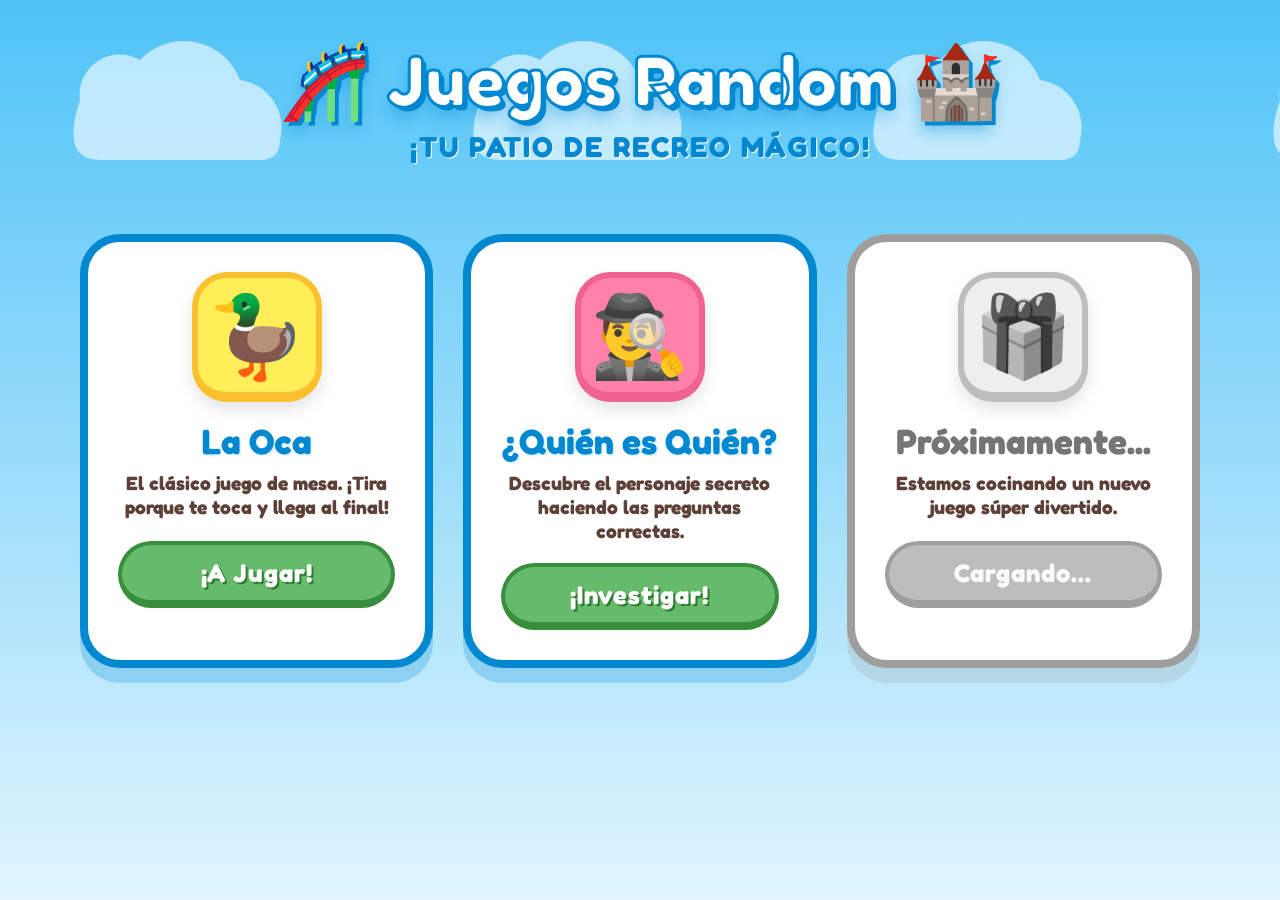
<file: index.html>
<!DOCTYPE html>
<html lang="es">
<head>
    <meta charset="UTF-8">
    <meta name="viewport" content="width=device-width, initial-scale=1.0, maximum-scale=1.0, user-scalable=no, viewport-fit=cover">
    <title>Juegos Random</title>
    <link rel="stylesheet" href="style.css">
    <link href="https://fonts.googleapis.com/css2?family=Fredoka:wght@400;600;800;900&display=swap" rel="stylesheet">
</head>
<body>
    <div class="clouds"></div>

    <div class="container">
        <!-- Encabezado Mágico -->
        <header class="hub-header">
            <h1 class="hub-title">🎢 Juegos Random 🏰</h1>
            <p class="hub-subtitle">¡Tu patio de recreo mágico!</p>
        </header>

        <!-- Catálogo de Juegos -->
        <main class="games-grid">
            
            <!-- TARJETA 1: LA OCA -->
            <a href="oca/index.html" class="game-card">
                <div class="icon-box oca-bg">🦆</div>
                <h2 class="card-title">La Oca</h2>
                <p class="card-desc">El clásico juego de mesa. ¡Tira porque te toca y llega al final!</p>
                <div class="play-btn">¡A Jugar!</div>
            </a>

            <!-- TARJETA 2: QUIEN ES QUIEN -->
            <a href="qeq/index.html" class="game-card">
                <div class="icon-box qeq-bg">🕵️‍♂️</div>
                <h2 class="card-title">¿Quién es Quién?</h2>
                <p class="card-desc">Descubre el personaje secreto haciendo las preguntas correctas.</p>
                <div class="play-btn">¡Investigar!</div>
            </a>

            <!-- TARJETA 3: MUY PRONTO -->
            <div class="game-card soon-card">
                <div class="icon-box soon-bg">🎁</div>
                <h2 class="card-title">Próximamente...</h2>
                <p class="card-desc">Estamos cocinando un nuevo juego súper divertido.</p>
                <div class="play-btn">Cargando...</div>
            </div>

        </main>
    </div>

</body>
</html>
</file>
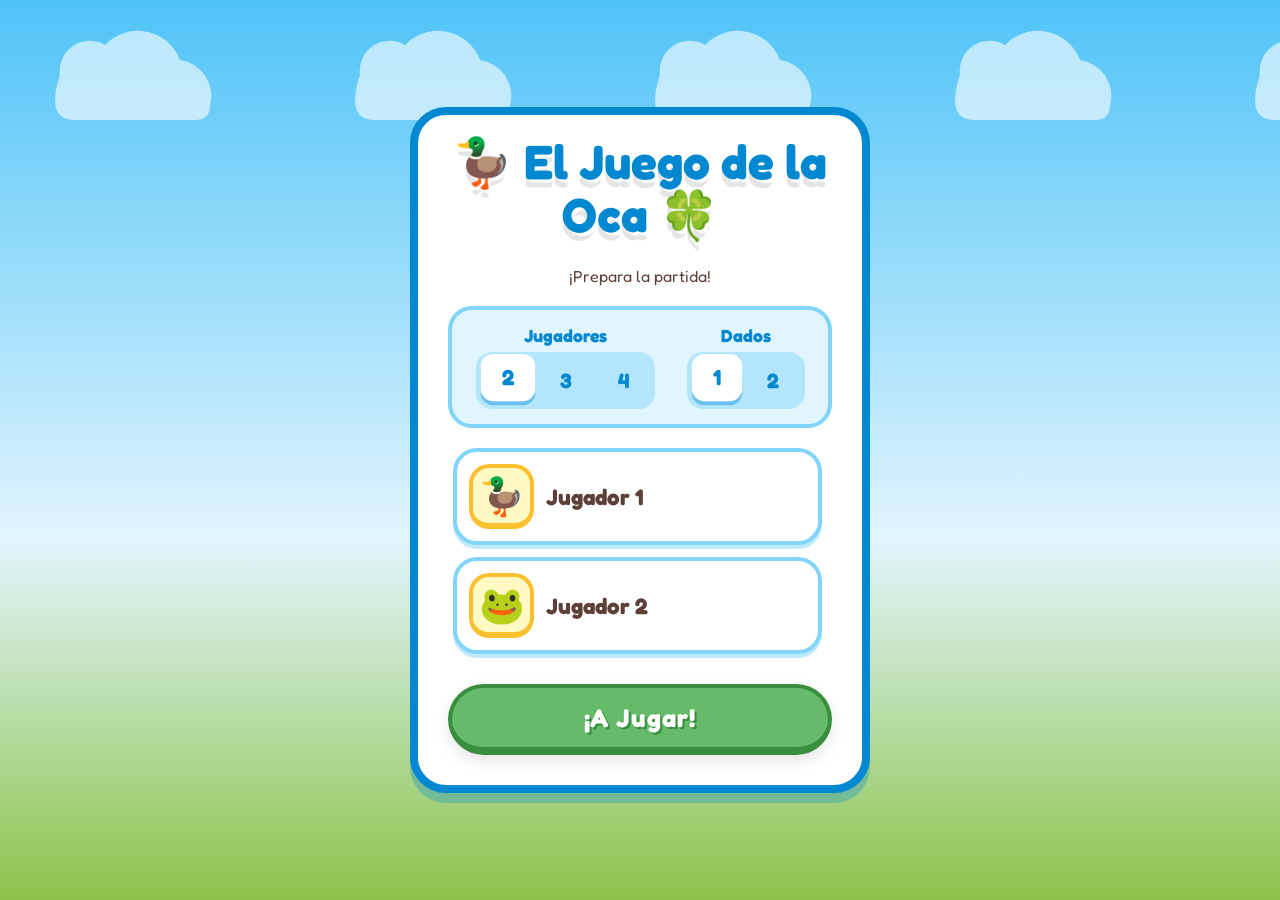
<file: oca/index.html>
<!DOCTYPE html>
<html lang="es">
<head>
    <meta charset="UTF-8">
    <meta name="viewport" content="width=device-width, initial-scale=1.0, maximum-scale=1.0, user-scalable=no, viewport-fit=cover">
    <title>Juego de la Oca</title>
    <link rel="stylesheet" href="style.css">
    <link href="https://fonts.googleapis.com/css2?family=Fredoka:wght@400;600;700&display=swap" rel="stylesheet">
</head>
<body>
    <div class="sky-background"></div>
    <div class="clouds"></div>

    <!-- Setup Screen Modal -->
    <div id="setup-screen" class="screen active">
        <div class="setup-container wooden-board">
            <h1 class="game-title">🦆 El Juego de la Oca 🍀</h1>
            <p class="subtitle">¡Prepara la partida!</p>
            
            <div class="config-row">
                <div class="config-column">
                    <label>Jugadores</label>
                    <div class="toggle-group" id="players-toggle">
                        <button class="toggle-btn selected" data-value="2">2</button>
                        <button class="toggle-btn" data-value="3">3</button>
                        <button class="toggle-btn" data-value="4">4</button>
                    </div>
                </div>

                <div class="config-column">
                    <label>Dados</label>
                    <div class="toggle-group" id="dice-toggle">
                        <button class="toggle-btn selected" data-value="1">1</button>
                        <button class="toggle-btn" data-value="2">2</button>
                    </div>
                </div>
            </div>

            <div id="players-forms" class="players-list">
                <!-- Inyectado por Javascript -->
            </div>

            <button id="start-btn" class="primary-btn green-btn">¡A Jugar!</button>
        </div>
    </div>

    <!-- Game Screen -->
    <div id="game-screen" class="screen">
        <div class="top-bar">
            <h2>🦆 LA OCA</h2>
            <button id="restart-game-btn" class="icon-btn red-btn" title="Volver al Menú">✖</button>
        </div>

        <div class="canvas-container">
            <canvas id="board-canvas"></canvas>
            
            <!-- Superposición de dados animada -->
            <div id="dice-overlay" class="overlay hidden">
                <div class="dice-container wooden-board">
                    <div class="dice-wrapper">
                        <div id="dice-1" class="dice">🎲</div>
                        <div id="dice-2" class="dice hidden">🎲</div>
                    </div>
                </div>
            </div>

            <!-- Interfaz de mensajes dentro del tablero -->
            <div id="message-overlay" class="overlay hidden">
                <div class="message-box wooden-board">
                    <h3 id="message-title">¡Zas!</h3>
                    <p id="message-desc">Mensaje de turno.</p>
                </div>
            </div>
        </div>

        <!-- Panel de Control 'Pass & Play' -->
        <div id="bottom-bar" class="bottom-bar">
            <div class="turn-info wooden-board">
                <div class="player-badge">
                    <div id="current-player-avatar" class="avatar-box">
                        <span id="current-player-skin">🦆</span>
                    </div>
                    <div class="player-meta">
                        <span class="turn-label">TURNO DE:</span>
                        <span id="current-player-name" class="name-label">Jugador 1</span>
                    </div>
                </div>
            </div>
            
            <button id="roll-btn" class="action-btn">
                <span class="btn-text">TIRAR</span>
            </button>
        </div>
    </div>

    <script src="app.js"></script>
</body>
</html>
</file>
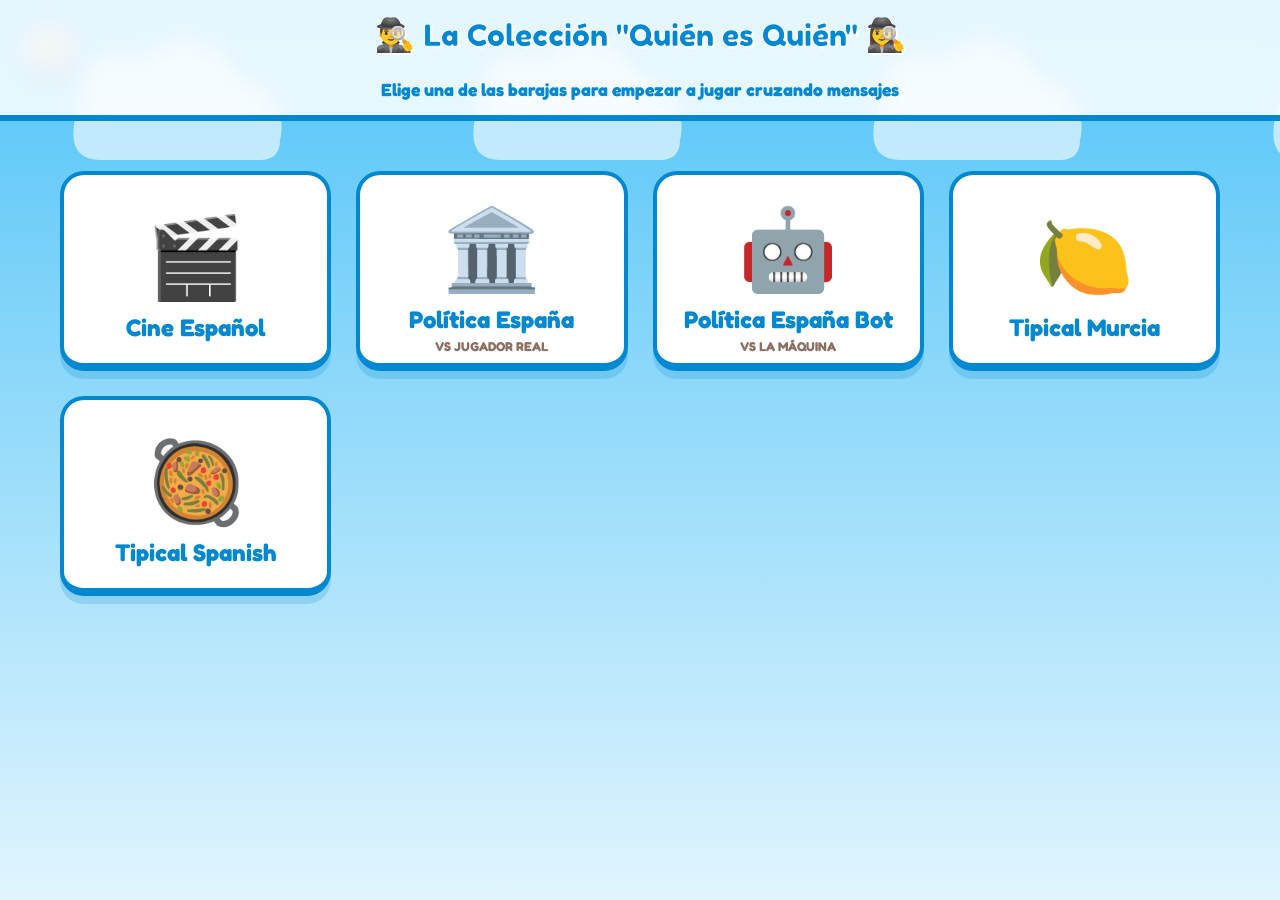
<file: qeq/index.html>
<!DOCTYPE html>
<html lang="es">
<head>
    <meta charset="UTF-8">
    <meta name="viewport" content="width=device-width, initial-scale=1.0, maximum-scale=1.0, user-scalable=no">
    <title>Saga: ¿Quién es Quién?</title>
    <link href="https://fonts.googleapis.com/css2?family=Fredoka:wght@400;600;800;900&display=swap" rel="stylesheet">
    <link rel="stylesheet" href="style.css">
    <style>
        .games-grid {
            margin-top: 50px;
            display: grid;
            grid-template-columns: repeat(auto-fit, minmax(250px, 1fr));
            gap: 25px;
            max-width: 1200px;
            width: 100%;
            padding: 0 20px;
        }

        .hub-card {
            text-decoration: none;
            display: flex;
            flex-direction: column;
            align-items: center;
        }

        .hub-card:hover {
            transform: translateY(-10px);
        }

        .hub-card .card-emoji { font-size: 5rem; padding-bottom: 0; }
        .hub-card h3 { font-size: 1.5rem; margin-top: 10px; color: var(--border-bubbly); text-shadow: 2px 2px 0 #FFF; }
        
        .main-container {
            display: flex;
            flex-direction: column;
            align-items: center;
            height: 100%;
            overflow-y: auto;
            padding-bottom: 50px;
        }

        .back-btn {
            position: absolute;
            top: 20px; left: 20px;
            font-size: 2rem;
            text-decoration: none;
            background: #FFF; border-radius: 50%;
            width: 60px; height: 60px; display: flex; justify-content: center; align-items: center;
            border: 4px solid var(--border-bubbly); border-bottom-width: 6px;
            box-shadow: 0 5px 0 rgba(0,0,0,0.1);
        }
        .back-btn:active { transform: translateY(4px); border-bottom-width: 4px; }

        header { justify-content: center; width: 100%; }
        header p { margin-top: 5px; }
    </style>
</head>
<body>

    <a href="../index.html" class="back-btn">⬅️</a>

    <div class="main-container">
        
        <header style="flex-direction: column;">
            <h1>🕵️‍♂️ La Colección "Quién es Quién" 🕵️‍♀️</h1>
            <p>Elige una de las barajas para empezar a jugar cruzando mensajes</p>
        </header>

        <main class="games-grid">
            
            <a href="quienEsQuienCineEspañol.html" class="card hub-card">
                <div class="card-emoji">🎬</div>
                <h3>Cine Español</h3>
            </a>

            <a href="quienEsQuienPoliticaEspañola.html" class="card hub-card">
                <div class="card-emoji">🏛️</div>
                <h3>Política España</h3>
                <p style="font-size: 0.8rem">vs Jugador Real</p>
            </a>

            <a href="quienEsQuienPoliticaEspañolaBot.html" class="card hub-card">
                <div class="card-emoji">🤖</div>
                <h3>Política España Bot</h3>
                <p style="font-size: 0.8rem">vs La Máquina</p>
            </a>

            <a href="quienEsQuienTipicalMurcia.html" class="card hub-card">
                <div class="card-emoji">🍋</div>
                <h3>Tipical Murcia</h3>
            </a>

            <a href="quienEsQuienTipicalSpanish.html" class="card hub-card">
                <div class="card-emoji">🥘</div>
                <h3>Tipical Spanish</h3>
            </a>

        </main>
    </div>

</body>
</html>
</file>
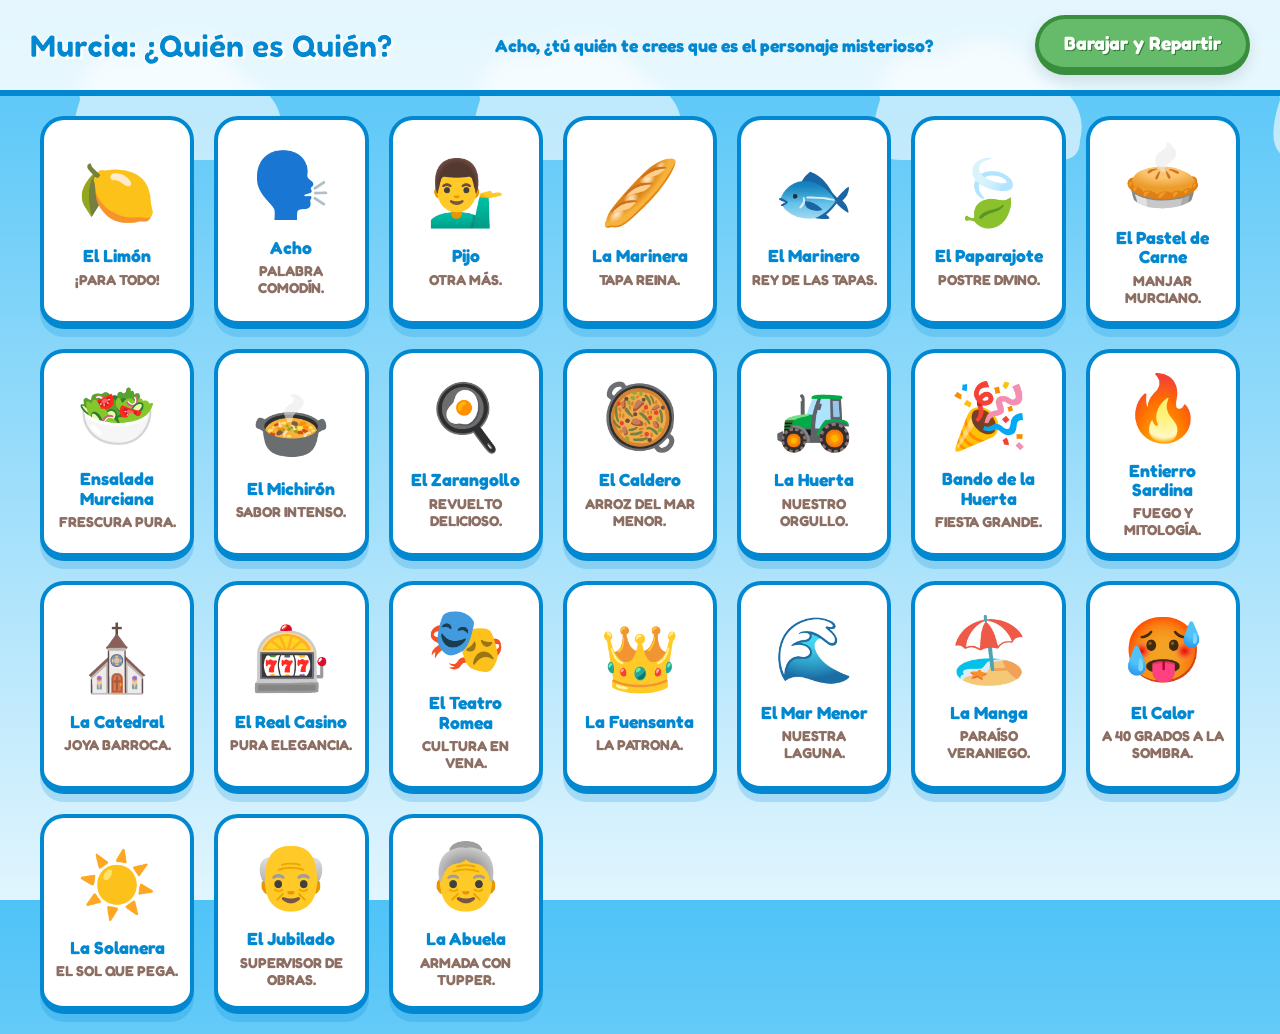
<file: qeq/quienEsQuienTipicalMurcia.html>
﻿<!DOCTYPE html>
<html lang="es">
<head>
    <meta charset="UTF-8">
    <meta name="viewport" content="width=device-width, initial-scale=1.0">
    <title>Murcia: ¿Quién es Quién? - Edición Costumbrista</title>
    <link href="https://fonts.googleapis.com/css2?family=Fredoka:wght@400;600;800;900&display=swap" rel="stylesheet">
<link rel="stylesheet" href="style.css">
</head>
<body>

<header>
    <h1>Murcia: ¿Quién es Quién?</h1>
    <p>Acho, ¿tú quién te crees que es el personaje misterioso?</p>
    <div class="controls">
        <button class="btn" onclick="resetGame()">Barajar y Repartir</button>
    </div>
</header>

<main>
    <div class="board" id="gameBoard"></div>
</main>

<footer>
    <p>Desarrollado con rigor académico, ironía y mucho limón en la Región de Murcia.</p>
</footer>

<script>
    // Se han asignado emojis específicos para darle riqueza visual inmediata
    const characters = [
        { name: 'El Limón', desc: '¡Para todo!', emoji: '🍋' },
        { name: 'Acho', desc: 'Palabra comodín.', emoji: '🗣️' },
        { name: 'Pijo', desc: 'Otra más.', emoji: '💁‍♂️' },
        { name: 'La Marinera', desc: 'Tapa reina.', emoji: '🥖' },
        { name: 'El Marinero', desc: 'Rey de las tapas.', emoji: '🐟' },
        { name: 'El Paparajote', desc: 'Postre divino.', emoji: '🍃' },
        { name: 'El Pastel de Carne', desc: 'Manjar murciano.', emoji: '🥧' },
        { name: 'Ensalada Murciana', desc: 'Frescura pura.', emoji: '🥗' },
        { name: 'El Michirón', desc: 'Sabor intenso.', emoji: '🍲' },
        { name: 'El Zarangollo', desc: 'Revuelto delicioso.', emoji: '🍳' },
        { name: 'El Caldero', desc: 'Arroz del Mar Menor.', emoji: '🥘' },
        { name: 'La Huerta', desc: 'Nuestro orgullo.', emoji: '🚜' },
        { name: 'Bando de la Huerta', desc: 'Fiesta grande.', emoji: '🎉' },
        { name: 'Entierro Sardina', desc: 'Fuego y mitología.', emoji: '🔥' },
        { name: 'La Catedral', desc: 'Joya barroca.', emoji: '⛪' },
        { name: 'El Real Casino', desc: 'Pura elegancia.', emoji: '🎰' },
        { name: 'El Teatro Romea', desc: 'Cultura en vena.', emoji: '🎭' },
        { name: 'La Fuensanta', desc: 'La patrona.', emoji: '👑' },
        { name: 'El Mar Menor', desc: 'Nuestra laguna.', emoji: '🌊' },
        { name: 'La Manga', desc: 'Paraíso veraniego.', emoji: '🏖️' },
        { name: 'El Calor', desc: 'A 40 grados a la sombra.', emoji: '🥵' },
        { name: 'La Solanera', desc: 'El sol que pega.', emoji: '☀️' },
        { name: 'El Jubilado', desc: 'Supervisor de obras.', emoji: '👴' },
        { name: 'La Abuela', desc: 'Armada con tupper.', emoji: '👵' }
    ];

    let secretCharacter = null;

    function createCard(character) {
        const card = document.createElement('div');
        card.className = 'card';
        // Interacción: al hacer clic, alterna la clase para "tumbar" o "levantar" la carta
        card.onclick = () => card.classList.toggle('eliminated');

        const emojiContainer = document.createElement('div');
        emojiContainer.className = 'card-emoji';
        emojiContainer.innerText = character.emoji;
        
        const content = document.createElement('div');
        content.className = 'card-content';

        const name = document.createElement('div');
        name.className = 'card-name';
        name.innerText = character.name;

        const desc = document.createElement('div');
        desc.className = 'card-desc';
        desc.innerText = character.desc;

        content.appendChild(name);
        content.appendChild(desc);
        
        card.appendChild(emojiContainer);
        card.appendChild(content);

        return card;
    }

    function renderBoard() {
        const board = document.getElementById('gameBoard');
        board.innerHTML = '';
        
        // Pequeño truco para que las cartas aparezcan con un efecto de cascada
        characters.forEach((character, index) => {
            const card = createCard(character);
            card.style.animationDelay = `${index * 0.03}s`;
            board.appendChild(card);
        });
    }

    function resetGame() {
        // Selecciona un personaje al azar de la matriz
        secretCharacter = characters[Math.floor(Math.random() * characters.length)];
        renderBoard();
        
        // Console log para depurar como un buen dev
        console.log('🤫 El personaje secreto seleccionado es:', secretCharacter.name);
    }

    // Inicializar el juego al cargar
    document.addEventListener('DOMContentLoaded', resetGame);
</script>

</body>
</html>
</file>
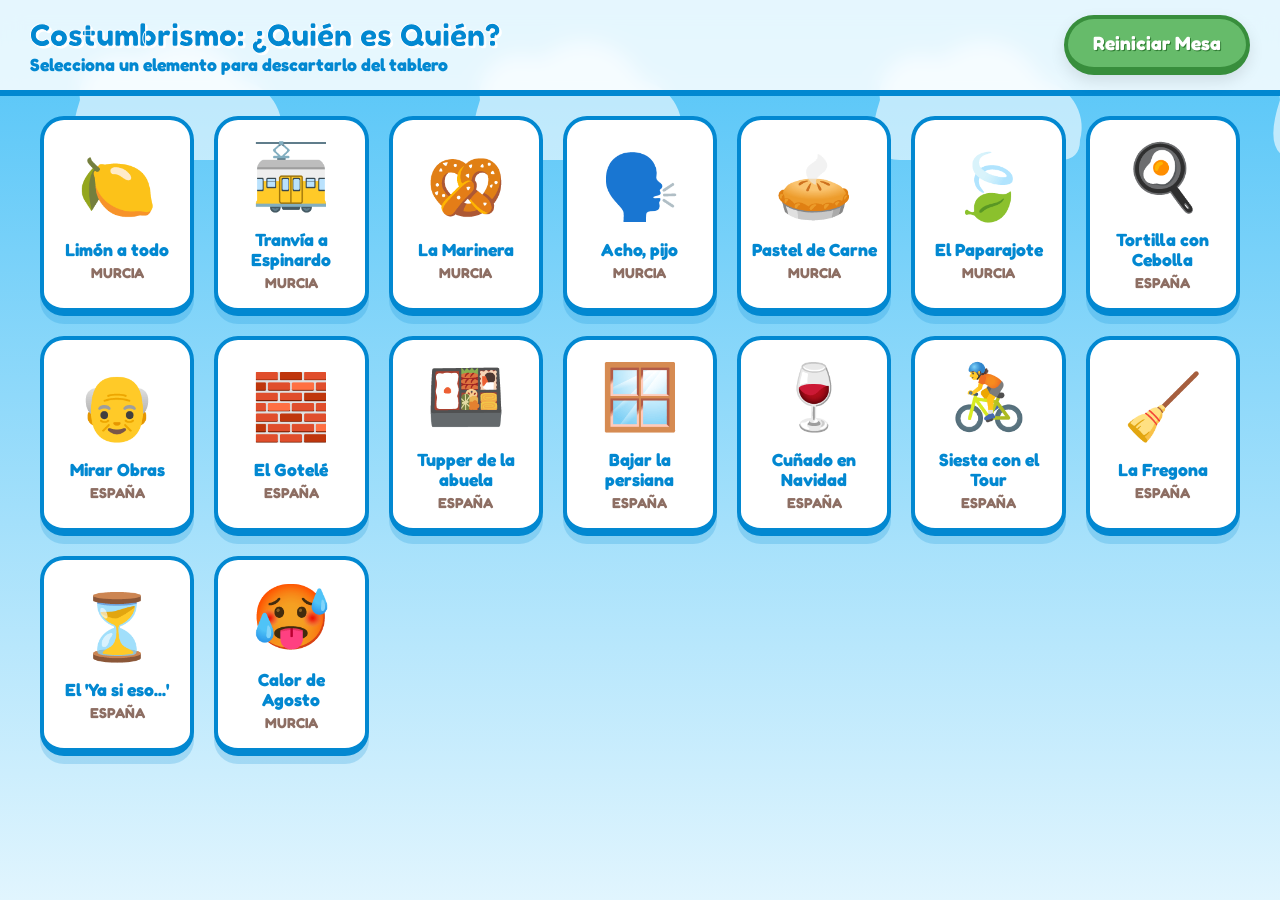
<file: qeq/quienEsQuienTipicalSpanish.html>
﻿<!DOCTYPE html>
<html lang="es">
<head>
    <meta charset="UTF-8">
    <meta name="viewport" content="width=device-width, initial-scale=1.0">
    <title>Costumbrismo: ¿Quién es Quién?</title>
    <link href="https://fonts.googleapis.com/css2?family=Fredoka:wght@400;600;800;900&display=swap" rel="stylesheet">
<link rel="stylesheet" href="style.css">
</head>
<body>

    <header>
        <div class="logo-area">
            <h1>Costumbrismo: ¿Quién es Quién?</h1>
            <p>Selecciona un elemento para descartarlo del tablero</p>
        </div>
        <button class="reset-btn" onclick="initGame()">Reiniciar Mesa</button>
    </header>

    <main class="board-container" id="board"></main>

    <script>
        const elementos = [
            { id: 1, titulo: "Limón a todo", categoria: "Murcia", icono: "🍋" },
            { id: 2, titulo: "Tranvía a Espinardo", categoria: "Murcia", icono: "🚋" },
            { id: 3, titulo: "La Marinera", categoria: "Murcia", icono: "🥨" },
            { id: 4, titulo: "Acho, pijo", categoria: "Murcia", icono: "🗣️" },
            { id: 5, titulo: "Pastel de Carne", categoria: "Murcia", icono: "🥧" },
            { id: 6, titulo: "El Paparajote", categoria: "Murcia", icono: "🍃" },
            { id: 7, titulo: "Tortilla con Cebolla", categoria: "España", icono: "🍳" },
            { id: 8, titulo: "Mirar Obras", categoria: "España", icono: "👴" },
            { id: 9, titulo: "El Gotelé", categoria: "España", icono: "🧱" },
            { id: 10, titulo: "Tupper de la abuela", categoria: "España", icono: "🍱" },
            { id: 11, titulo: "Bajar la persiana", categoria: "España", icono: "🪟" },
            { id: 12, titulo: "Cuñado en Navidad", categoria: "España", icono: "🍷" },
            { id: 13, titulo: "Siesta con el Tour", categoria: "España", icono: "🚴" },
            { id: 14, titulo: "La Fregona", categoria: "España", icono: "🧹" },
            { id: 15, titulo: "El 'Ya si eso...'", categoria: "España", icono: "⏳" },
            { id: 16, titulo: "Calor de Agosto", categoria: "Murcia", icono: "🥵" }
        ];

        let estadoJuego = [];

        function initGame() {
            estadoJuego = elementos.map(e => ({ ...e, descartada: false }));
            renderBoard();
        }

        function renderBoard() {
            const board = document.getElementById('board');
            board.innerHTML = ''; 

            estadoJuego.forEach((item, index) => {
                const card = document.createElement('div');
                card.className = `card ${item.descartada ? 'discarded' : ''}`;
                card.style.animationDelay = `${index * 0.05}s`;
                card.onclick = () => toggleDiscard(item.id);

                card.innerHTML = `
                    <div class="card-emoji-wrapper">${item.icono}</div>
                    <div class="card-info">
                        <h3>${item.titulo}</h3>
                        <p>${item.categoria}</p>
                    </div>
                `;
                board.appendChild(card);
            });
        }

        function toggleDiscard(id) {
            estadoJuego = estadoJuego.map(item => 
                item.id === id ? { ...item, descartada: !item.descartada } : item
            );
            renderBoard(); 
        }

        window.onload = initGame;
    </script>
</body>
</html>
</file>
<file: style.css>
:root {
  /* Bubbly Fun Palette */
  --bg-sky: #4fc3f7;
  --bg-sky-light: #e1f5fe;
  
  --p-rojo: #FF5252;
  --p-azul: #29B6F6;
  --p-verde: #66BB6A;
  --p-amarillo: #FFEE58;
  --p-rosa: #FF80AB;
  --p-purpura: #b388ff;

  --border-bubbly: #0288D1;
  --text-main: #4E342E;
}

* { box-sizing: border-box; margin: 0; padding: 0; -webkit-tap-highlight-color: transparent; }

html, body {
  width: 100%; height: 100vh; height: 100dvh; 
  font-family: 'Fredoka', cursive, sans-serif;
  background: linear-gradient(180deg, var(--bg-sky) 0%, var(--bg-sky-light) 100%);
  color: var(--text-main);
  overflow-x: hidden;
  overscroll-behavior: none;
}

/* Beautiful seamless clouds */
.clouds {
  position: fixed; top: 0; left: 0; width: 400%; height: 50%;
  background: transparent url('data:image/svg+xml;utf8,<svg xmlns="http://www.w3.org/2000/svg" viewBox="0 0 100 50" opacity="0.6"><path d="M 20 25 a 10 10 0 0 1 15 -10 a 15 15 0 0 1 25 5 a 12 12 0 0 1 10 15 q 0 5 -5 5 h -40 q -10 0 -5 -15" fill="white"/></svg>') repeat-x;
  background-size: auto 200px;
  animation: floatClouds 90s linear infinite;
  z-index: 1; pointer-events: none;
}

@keyframes floatClouds {
  0% { transform: translateX(0); }
  100% { transform: translateX(-50%); }
}

/* Base Layout */
.container {
  display: flex; flex-direction: column; align-items: center; justify-content: flex-start;
  min-height: 100%; padding: 40px 20px;
  position: relative; z-index: 10;
  max-width: 1200px; margin: 0 auto;
}

/* Main Hub Logo */
.hub-header {
  text-align: center; margin-bottom: 50px;
  animation: bounceIn 0.8s cubic-bezier(0.175, 0.885, 0.32, 1.275);
}

.hub-title {
  font-size: 4.5rem; color: #FFF;
  -webkit-text-stroke: 3px var(--border-bubbly);
  text-shadow: 4px 4px 0 var(--border-bubbly), 0 10px 15px rgba(2, 136, 209, 0.4);
  line-height: 1.1; margin-bottom: 10px;
}

.hub-subtitle {
  font-size: 1.8rem; color: #0288D1; font-weight: 800; text-transform: uppercase;
  letter-spacing: 2px; text-shadow: 1px 1px 0 #FFF;
}

/* Game Grid */
.games-grid {
  display: grid; grid-template-columns: repeat(auto-fit, minmax(280px, 1fr));
  gap: 30px; width: 100%; padding: 20px;
}

/* Individual Game Card */
.game-card {
  background-color: #FFFFFF; border: 8px solid var(--border-bubbly);
  border-radius: 40px; text-decoration: none; display: flex; flex-direction: column;
  align-items: center; padding: 30px; box-shadow: 0 15px 0 rgba(2, 136, 209, 0.25);
  transition: all 0.3s cubic-bezier(0.175, 0.885, 0.32, 1.275);
  animation: popUp 0.6s cubic-bezier(0.175, 0.885, 0.32, 1.275) backwards;
}

.game-card:nth-child(1) { animation-delay: 0.1s; }
.game-card:nth-child(2) { animation-delay: 0.2s; }
.game-card:nth-child(3) { animation-delay: 0.3s; }

.game-card:hover {
  transform: translateY(-15px) scale(1.05);
  box-shadow: 0 20px 0 rgba(2, 136, 209, 0.2), 0 30px 40px rgba(0,0,0,0.15);
}

.game-card:active {
  transform: translateY(5px) scale(0.98);
  box-shadow: 0 5px 0 rgba(2, 136, 209, 0.4);
}

/* Card Icons */
.icon-box {
  width: 130px; height: 130px; border-radius: 35px;
  display: flex; justify-content: center; align-items: center;
  font-size: 5rem; border: 6px solid #FFF; border-bottom-width: 10px;
  box-shadow: 0 8px 15px rgba(0,0,0,0.1); margin-bottom: 20px;
}
.icon-box.oca-bg { background-color: var(--p-amarillo); border-color: #FBC02D; }
.icon-box.qeq-bg { background-color: var(--p-rosa); border-color: #F06292; }
.icon-box.soon-bg { background-color: #EEEEEE; border-color: #BDBDBD; filter: grayscale(1); }

/* Card Content */
.card-title {
  font-size: 2.2rem; color: var(--border-bubbly); font-weight: 900;
  text-align: center; margin-bottom: 10px; line-height: 1.1;
  text-shadow: 2px 2px 0 #E1F5FE;
}

.card-desc {
  font-size: 1.2rem; color: #5D4037; font-weight: 700;
  text-align: center; margin-bottom: 20px; min-height: 50px;
}

/* Jugar Button */
.play-btn {
  background: var(--p-verde); border: 4px solid #388E3C; border-bottom-width: 8px;
  border-radius: 50px; color: white; font-family: inherit; font-size: 1.6rem; font-weight: 800;
  padding: 12px 30px; display: inline-block; width: 100%; text-align: center;
  letter-spacing: 1px; text-shadow: 2px 2px 0 #2E7D32; transition: all 0.1s;
}

/* Styling for "Soon" card */
.game-card.soon-card {
  border-color: #9E9E9E; box-shadow: 0 15px 0 rgba(158, 158, 158, 0.25);
  cursor: default; pointer-events: none;
}
.game-card.soon-card .card-title { color: #757575; text-shadow: none; }
.game-card.soon-card .play-btn { background: #BDBDBD; border-color: #9E9E9E; text-shadow: none; color: #FAFAFA; }


/* Animations */
@keyframes bounceIn {
  0% { transform: scale(0.5) translateY(-50px); opacity: 0; }
  60% { transform: scale(1.1); opacity: 1; }
  100% { transform: scale(1) translateY(0); opacity: 1; }
}

@keyframes popUp {
  0% { transform: scale(0.6) translateY(60px); opacity: 0; }
  60% { transform: scale(1.05); opacity: 1; }
  100% { transform: scale(1) translateY(0); opacity: 1; }
}

/* Responsive tweaks */
@media (max-width: 600px) {
  .hub-title { font-size: 3rem; -webkit-text-stroke: 2px var(--border-bubbly); }
  .hub-subtitle { font-size: 1.2rem; }
  .games-grid { grid-template-columns: 1fr; padding: 10px; }
  .icon-box { width: 110px; height: 110px; font-size: 4rem; }
}
</file>
<file: oca/style.css>
:root {
  /* Ultra Friendly & Childish Palette */
  --bg-sky: #4fc3f7;
  --bg-sky-light: #e1f5fe;
  --grass: #8bc34a;
  
  --p-rojo: #FF5252;
  --p-azul: #29B6F6;
  --p-verde: #66BB6A;
  --p-amarillo: #FFEE58;
  --p-rosa: #FF80AB;

  --border-bubbly: #0288D1;
  --text-main: #5D4037; /* Soft friendly brown */
  --text-light: #FFFFFF;
}

* {
  box-sizing: border-box;
  margin: 0;
  padding: 0;
  -webkit-tap-highlight-color: transparent;
}

html, body {
  width: 100%;
  height: 100vh;
  height: 100dvh;
  font-family: 'Fredoka', cursive, sans-serif;
  background: linear-gradient(180deg, var(--bg-sky) 0%, var(--bg-sky-light) 60%, var(--grass) 100%);
  color: var(--text-main);
  overflow: hidden;
  overscroll-behavior: none;
}

/* Bubbly Animated Clouds */
.sky-background { display: none; }
.clouds {
  position: absolute; top: 0; left: 0; width: 400%; height: 50%;
  background: transparent url('data:image/svg+xml;utf8,<svg xmlns="http://www.w3.org/2000/svg" viewBox="0 0 100 50" opacity="0.6"><path d="M 20 25 a 10 10 0 0 1 15 -10 a 15 15 0 0 1 25 5 a 12 12 0 0 1 10 15 q 0 5 -5 5 h -40 q -10 0 -5 -15" fill="white"/></svg>') repeat-x;
  background-size: auto 150px;
  animation: floatClouds 60s linear infinite;
  z-index: 1; pointer-events: none;
}

@keyframes floatClouds {
  0% { transform: translateX(0); }
  100% { transform: translateX(-50%); }
}

.screen {
  position: absolute; top: 0; left: 0; width: 100vw; height: 100%;
  display: flex; flex-direction: column; opacity: 0; pointer-events: none;
  transition: opacity 0.4s ease; z-index: 10;
}
.screen.active { opacity: 1; pointer-events: all; z-index: 20; }

/* ==================================
   BUBBLY CUTE PANELS
   ================================== */
.wooden-board, .message-box, .dice-container {
  background-color: #FFFFFF;
  border: 8px solid var(--border-bubbly);
  border-radius: 36px;
  box-shadow: 0 10px 0 rgba(2, 136, 209, 0.3);
  position: relative;
  z-index: 5;
}

/* Cute pill shaped buttons */
.primary-btn {
  background: var(--p-verde);
  border: 4px solid #388E3C; border-bottom-width: 8px;
  border-radius: 50px; /* Fully rounded pill */
  color: white; font-family: inherit; font-size: 1.6rem; font-weight: 700;
  padding: 14px 40px; cursor: pointer;
  box-shadow: 0 6px 15px rgba(0,0,0,0.1); transition: all 0.1s; position: relative; top: 0;
  letter-spacing: 1px; text-shadow: 2px 2px 0 #388E3C;
}
.primary-btn:active { top: 4px; border-bottom-width: 4px; }
.green-btn { background: #66BB6A; } 

.icon-btn {
  width: 44px; height: 44px; border-radius: 50%; display: flex; justify-content: center; align-items: center;
  font-size: 1.4rem; color: white; background: #FF5252;
  border: 4px solid #D32F2F; border-bottom-width: 6px; cursor: pointer; font-family: inherit; font-weight: bold;
}
.icon-btn:active { transform: translateY(3px); border-bottom-width: 3px; }

/* ==================================
   SETUP SCREEN 
   ================================== */
#setup-screen { justify-content: center; align-items: center; padding: 20px; z-index: 100; }

.setup-container {
  width: 100%; max-width: 460px; padding: 30px; display: flex; flex-direction: column; gap: 20px; text-align: center;
}

.game-title {
  font-size: 3rem; color: var(--border-bubbly);
  text-shadow: 3px 3px 0 #FFF, 0px 8px 0 rgba(0,0,0,0.1);
  line-height: 1.1; margin-top: -10px; margin-bottom: 5px;
}

.config-row {
  display: flex; justify-content: space-around; background: #E1F5FE; border-radius: 24px; padding: 15px; gap: 15px; border: 4px solid #81D4FA;
}
.config-column { display: flex; flex-direction: column; gap: 6px; font-weight: 700; color: var(--border-bubbly); font-size: 1.1rem; }

.toggle-group { display: flex; background: #B3E5FC; border-radius: 16px; padding: 6px; gap: 6px; }

.toggle-btn {
  background: transparent; border: none; font-family: inherit; font-weight: 700;
  font-size: 1.3rem; padding: 10px 20px; border-radius: 12px; cursor: pointer;
  color: #0288D1; transition: all 0.2s cubic-bezier(0.175, 0.885, 0.32, 1.275);
}
.toggle-btn.selected {
  background: #FFF; color: var(--border-bubbly);
  box-shadow: 0 4px 0 rgba(2, 136, 209, 0.4); transform: translateY(-3px) scale(1.05);
}

.players-list { display: flex; flex-direction: column; gap: 12px; max-height: 45vh; overflow-y: auto; padding: 0 10px 10px 5px; }

.player-form-row {
  display: flex; align-items: center; gap: 12px; background: #FFF; padding: 12px; border-radius: 24px;
  border: 4px solid #81D4FA; box-shadow: 0 4px 0 rgba(129, 212, 250, 0.5);
}

.skin-selector {
  width: 65px; height: 65px; border-radius: 20px; background: #FFF9C4;
  border: 4px solid #FBC02D; border-bottom-width: 6px; font-size: 2.3rem;
  display: flex; justify-content: center; align-items: center; cursor: pointer; user-select: none;
}
.skin-selector:active { transform: translateY(3px); border-bottom-width: 3px; }

.name-input {
  flex: 1; background: transparent; border: none; font-family: inherit;
  font-size: 1.4rem; font-weight: 700; color: var(--text-main); outline: none;
}
.name-input::placeholder { color: #BCAAA4; font-weight: 400; }

/* ==================================
   GAME SCREEN 
   ================================== */
#game-screen { flex-direction: column; z-index: 50; }

.top-bar {
  flex: 0 0 70px; padding: 0 20px; display: flex; justify-content: space-between; align-items: center;
  background: rgba(255, 255, 255, 0.8); backdrop-filter: blur(8px);
  border-bottom: 6px solid var(--border-bubbly); z-index: 50;
}

.top-bar h2 {
  color: var(--border-bubbly); font-size: 1.8rem; font-weight: 700;
  text-shadow: 2px 2px 0 #FFF; letter-spacing: 1px;
}

.canvas-container {
  flex: 1; display: flex; justify-content: center; align-items: center;
  width: 100%; padding: 15px; overflow: hidden;
}

#board-canvas {
  aspect-ratio: 1 / 1; max-width: 100%; max-height: 100%;
  background-color: transparent; /* Seamless floating */
  /* Remove heavy dark borders, add super cute soft bubble padding */
  border: 8px solid rgba(255,255,255,0.7);
  border-radius: 50px;
  box-shadow: 0 15px 30px rgba(0,0,0,0.1), inset 0 0 20px rgba(255,255,255,0.5);
  display: block;
}

/* OVERLAYS */
.overlay { position: absolute; top: 0; left: 0; width: 100%; height: 100%; display: flex; justify-content: center; align-items: center; pointer-events: none; z-index: 100; }
.dice-container, .message-box { pointer-events: all; }
.hidden { display: none !important; }

.dice-container { padding: 40px; animation: bounceIn 0.5s cubic-bezier(0.175, 0.885, 0.32, 1.275); }
.dice-wrapper { display: flex; gap: 15px; justify-content: center; }
.dice {
  font-size: 4.5rem; background: #FFF; border-radius: 24px; width: 90px; height: 90px;
  display: flex; justify-content: center; align-items: center;
  border: 6px solid #4FC3F7; border-bottom-width: 10px; color: var(--text-main);
  animation: wobble 0.3s infinite alternate; box-shadow: 0 5px 0 rgba(0,0,0,0.1);
}

.message-box { padding: 30px 40px; max-width: 85%; width: 450px; text-align: center; animation: bounceIn 0.5s cubic-bezier(0.175, 0.885, 0.32, 1.275); }
.message-box h3 { color: #FF5252; font-size: 2.5rem; margin-bottom: 10px; text-shadow: 2px 2px 0 #FFF; }
.message-box p { font-size: 1.5rem; font-weight: 700; color: var(--text-main); }

/* ==================================
   BOTTOM BAR (PASS & PLAY) 
   ================================== */
.bottom-bar {
  flex: 0 0 110px; background: rgba(255,255,255,0.9); backdrop-filter: blur(10px);
  border-top: 8px solid var(--grass); display: flex; justify-content: space-between; align-items: center;
  padding: 0 20px; z-index: 200; border-radius: 40px 40px 0 0; box-shadow: 0 -10px 30px rgba(139, 195, 74, 0.2);
}

.turn-info {
  padding: 8px 16px; background: #F1F8E9; border-radius: 20px;
  border: 4px solid #AED581; display: flex; align-items: center; gap: 15px;
}

.avatar-box {
  background: #FFF; border-radius: 16px; width: 56px; height: 56px; display: flex; justify-content: center; align-items: center;
  font-size: 2.2rem; border: 4px solid var(--border-bubbly); border-bottom-width: 6px; box-shadow: 0 4px 0 rgba(0,0,0,0.05);
}

.player-meta { display: flex; flex-direction: column; line-height: 1.1; }
.turn-label { font-size: 0.9rem; color: #558B2F; font-weight: 800; text-transform: uppercase; }
.name-label { font-size: 1.5rem; color: var(--text-main); font-weight: 700; }

.action-btn {
  background: var(--p-azul); border: 4px solid #0288D1; border-bottom-width: 10px;
  border-radius: 30px; padding: 0 35px; height: 75px; color: white; font-family: inherit; font-size: 1.8rem; font-weight: 700;
  text-shadow: 2px 2px 0 #0288D1; letter-spacing: 1px; cursor: pointer; transition: all 0.1s; position: relative; top: 0; white-space: nowrap;
}
.action-btn:active { top: 6px; border-bottom-width: 4px; }
.action-btn.disabled { filter: grayscale(1); opacity: 0.5; pointer-events: none; }

/* Animations */
@keyframes bounceIn {
  0% { transform: scale(0.4) translateY(60px); opacity: 0; }
  60% { transform: scale(1.15); opacity: 1; }
  100% { transform: scale(1) translateY(0); opacity: 1; }
}
@keyframes wobble {
  0% { transform: rotate(-15deg) scale(0.95); }
  100% { transform: rotate(15deg) scale(1.05); }
}
</file>
<file: qeq/style.css>
:root {
  /* Bubbly Fun Palette */
  --bg-sky: #4fc3f7;
  --bg-sky-light: #e1f5fe;
  
  --p-rojo: #FF5252;
  --p-azul: #29B6F6;
  --p-verde: #66BB6A;
  --p-amarillo: #FFEE58;
  --p-rosa: #FF80AB;
  
  --border-bubbly: #0288D1;
  --text-main: #4E342E;
  --text-muted: #8D6E63;
  --card-bg: #FFFFFF;
}

* { box-sizing: border-box; margin: 0; padding: 0; -webkit-tap-highlight-color: transparent; font-family: 'Fredoka', cursive, sans-serif; }

body {
  width: 100%; height: 100vh; height: 100dvh; 
  font-family: 'Fredoka', cursive, sans-serif, 'Segoe UI';
  background: linear-gradient(180deg, var(--bg-sky) 0%, var(--bg-sky-light) 100%);
  color: var(--text-main);
  overflow: hidden;
}

/* Beautiful seamless clouds background */
body::before {
  content: "";
  position: fixed; top: 0; left: 0; width: 400%; height: 50%;
  background: transparent url('data:image/svg+xml;utf8,<svg xmlns="http://www.w3.org/2000/svg" viewBox="0 0 100 50" opacity="0.6"><path d="M 20 25 a 10 10 0 0 1 15 -10 a 15 15 0 0 1 25 5 a 12 12 0 0 1 10 15 q 0 5 -5 5 h -40 q -10 0 -5 -15" fill="white"/></svg>') repeat-x;
  background-size: auto 200px;
  animation: floatClouds 90s linear infinite;
  z-index: -1; pointer-events: none;
}

@keyframes floatClouds {
  0% { transform: translateX(0); }
  100% { transform: translateX(-50%); }
}

/* Base Header */
header {
  background: rgba(255, 255, 255, 0.85); backdrop-filter: blur(10px);
  padding: 15px 30px; display: flex; justify-content: space-between; align-items: center;
  border-bottom: 6px solid var(--border-bubbly); z-index: 10; gap: 20px;
}

header h1, .logo-area h1 {
  color: var(--border-bubbly); font-size: 2rem; font-weight: 900;
  -webkit-text-stroke: 1px #FFF; text-shadow: 2px 2px 0 #FFF;
}

header p, .logo-area p { color: var(--border-bubbly); font-weight: 700; font-size: 1.1rem; }

/* Buttons */
button, .reset-btn, .btn {
  background: var(--p-verde); border: 4px solid #388E3C; border-bottom-width: 8px;
  border-radius: 50px; color: white; font-family: inherit; font-size: 1.2rem; font-weight: 800;
  padding: 12px 25px; cursor: pointer; box-shadow: 0 6px 15px rgba(0,0,0,0.1); 
  transition: all 0.1s; position: relative; top: 0;
  text-shadow: 1px 1px 0 #2E7D32;
}
button:active, .reset-btn:active, .btn:active { top: 4px; border-bottom-width: 4px; }

/* Application Container (For Bot) */
.app-container { display: flex; width: 100%; height: calc(100vh - 80px); }

/* Control Panel (For Bot) */
.control-panel {
  width: 350px; background: rgba(255,255,255,0.9); border-right: 6px solid var(--border-bubbly);
  display: flex; flex-direction: column; padding: 20px; gap: 15px; border-radius: 0 0 30px 0;
  box-shadow: 10px 0 20px rgba(0,0,0,0.05); z-index: 2;
}

select {
  border: 4px solid var(--p-azul); border-radius: 20px; padding: 12px; font-weight: 700; color: #0288D1;
  background: white; outline: none; box-shadow: inset 0 3px 0 rgba(0,0,0,0.05); font-size: 1.1rem;
}

.log-box {
  flex-grow: 1; background: #E1F5FE; border: 4px solid #81D4FA; border-radius: 20px;
  padding: 15px; overflow-y: auto; font-weight: 700; color: #01579B;
}

.log-entry { padding-bottom: 8px; border-bottom: 2px solid #B3E5FC; margin-bottom: 8px; }
.log-entry span.yes { color: #388E3C; }
.log-entry span.no { color: #D32F2F; }

/* Board */
.board-container, .board {
  flex-grow: 1; padding: 20px 40px; overflow-y: auto; display: grid;
  grid-template-columns: repeat(auto-fit, minmax(140px, 1fr)); gap: 20px; align-content: start;
}

/* Cards */
.card {
  background-color: var(--card-bg); border: 4px solid var(--border-bubbly); border-bottom-width: 8px;
  border-radius: 24px; text-align: center; cursor: pointer; position: relative;
  transition: all 0.2s cubic-bezier(0.175, 0.885, 0.32, 1.275);
  box-shadow: 0 8px 0 rgba(2, 136, 209, 0.2); overflow: hidden; display: flex; flex-direction: column; align-items: center; justify-content: center;
  aspect-ratio: auto; min-height: 200px;
}

.card:hover:not(.discarded, .eliminated) {
  transform: translateY(-8px) scale(1.03); border-color: var(--p-azul);
  box-shadow: 0 12px 0 rgba(41, 182, 246, 0.4);
}

.card.discarded, .card.eliminated {
  transform: scale(0.9) translateY(10px); filter: grayscale(1) opacity(0.5);
  border-bottom-width: 4px; box-shadow: none; border-color: #B0BEC5; pointer-events: none;
}

/* El aspa/cruz eliminada */
.card::after {
  content: '❌'; position: absolute; top: 50%; left: 50%; transform: translate(-50%, -50%) scale(0.5);
  font-size: 5rem; opacity: 0; transition: all 0.3s cubic-bezier(0.175, 0.885, 0.32, 1.275);
  filter: drop-shadow(0 4px 0 rgba(0,0,0,0.2)); pointer-events: none;
}
.card.discarded::after, .card.eliminated::after { opacity: 1; transform: translate(-50%, -50%) scale(1); }

/* Card Image/Emoji wrappers */
.card img, .card-img-wrapper img {
  width: 90px; height: 90px; border-radius: 50%; object-fit: cover;
  border: 4px solid #FFCA28; margin: 15px auto; display: block; box-shadow: 0 4px 0 rgba(0,0,0,0.1); background: #FFF9C4;
}
.card-img-wrapper { width: 100%; border: none; background: transparent; padding-top: 10px; }

.card-emoji-wrapper, .card-emoji { font-size: 4rem; padding: 15px 0; }

.card-info, .card-content { display: flex; flex-direction: column; justify-content: center; padding: 0 10px 15px; width: 100%; background: transparent; }

.card h3, .card-name { font-size: 1.1rem; color: var(--border-bubbly); font-weight: 800; margin-bottom: 5px; white-space: normal; line-height: 1.1;}
.card p, .card-desc { font-size: 0.9rem; color: var(--text-muted); font-weight: 700; text-transform: uppercase; }

/* Modals */
.modal-overlay {
  position: fixed; top: 0; left: 0; width: 100%; height: 100%;
  background: rgba(79, 195, 247, 0.8); backdrop-filter: blur(5px);
  display: flex; justify-content: center; align-items: center; z-index: 100; opacity: 0; pointer-events: none; transition: opacity 0.3s;
}
.modal-overlay.active { opacity: 1; pointer-events: all; }

.modal-content {
  background: #FFF; border: 6px solid var(--border-bubbly); border-radius: 40px;
  padding: 40px; text-align: center; box-shadow: 0 10px 0 rgba(2, 136, 209, 0.3); transform: scale(0.8);
  transition: transform 0.3s cubic-bezier(0.175, 0.885, 0.32, 1.275);
}
.modal-overlay.active .modal-content { transform: scale(1); }

.modal-content h2 { font-size: 2.5rem; color: var(--border-bubbly); margin-bottom: 10px; }
.modal-content.win h2 { color: var(--p-verde); }
.modal-content.lose h2 { color: var(--p-rojo); }

/* Footer */
footer { display: none; }

/* Responsive Grid/App */
@media (max-width: 768px) {
  header { flex-direction: column; text-align: center; padding: 15px; }
  .app-container { flex-direction: column; height: 100%; overflow-y: auto;}
  .control-panel { width: 100%; order: 2; border-right: none; border-radius: 30px 30px 0 0; border-top: 6px solid var(--border-bubbly); }
  .board-container { order: 1; height: 50vh; overflow-y:auto; grid-template-columns: repeat(3, 1fr); padding: 10px; gap: 10px; }
  .card img { width: 60px; height: 60px; margin: 10px auto; }
}
@media (max-width: 480px) {
  .board-container, .board { grid-template-columns: repeat(2, 1fr); }
}
</file>
